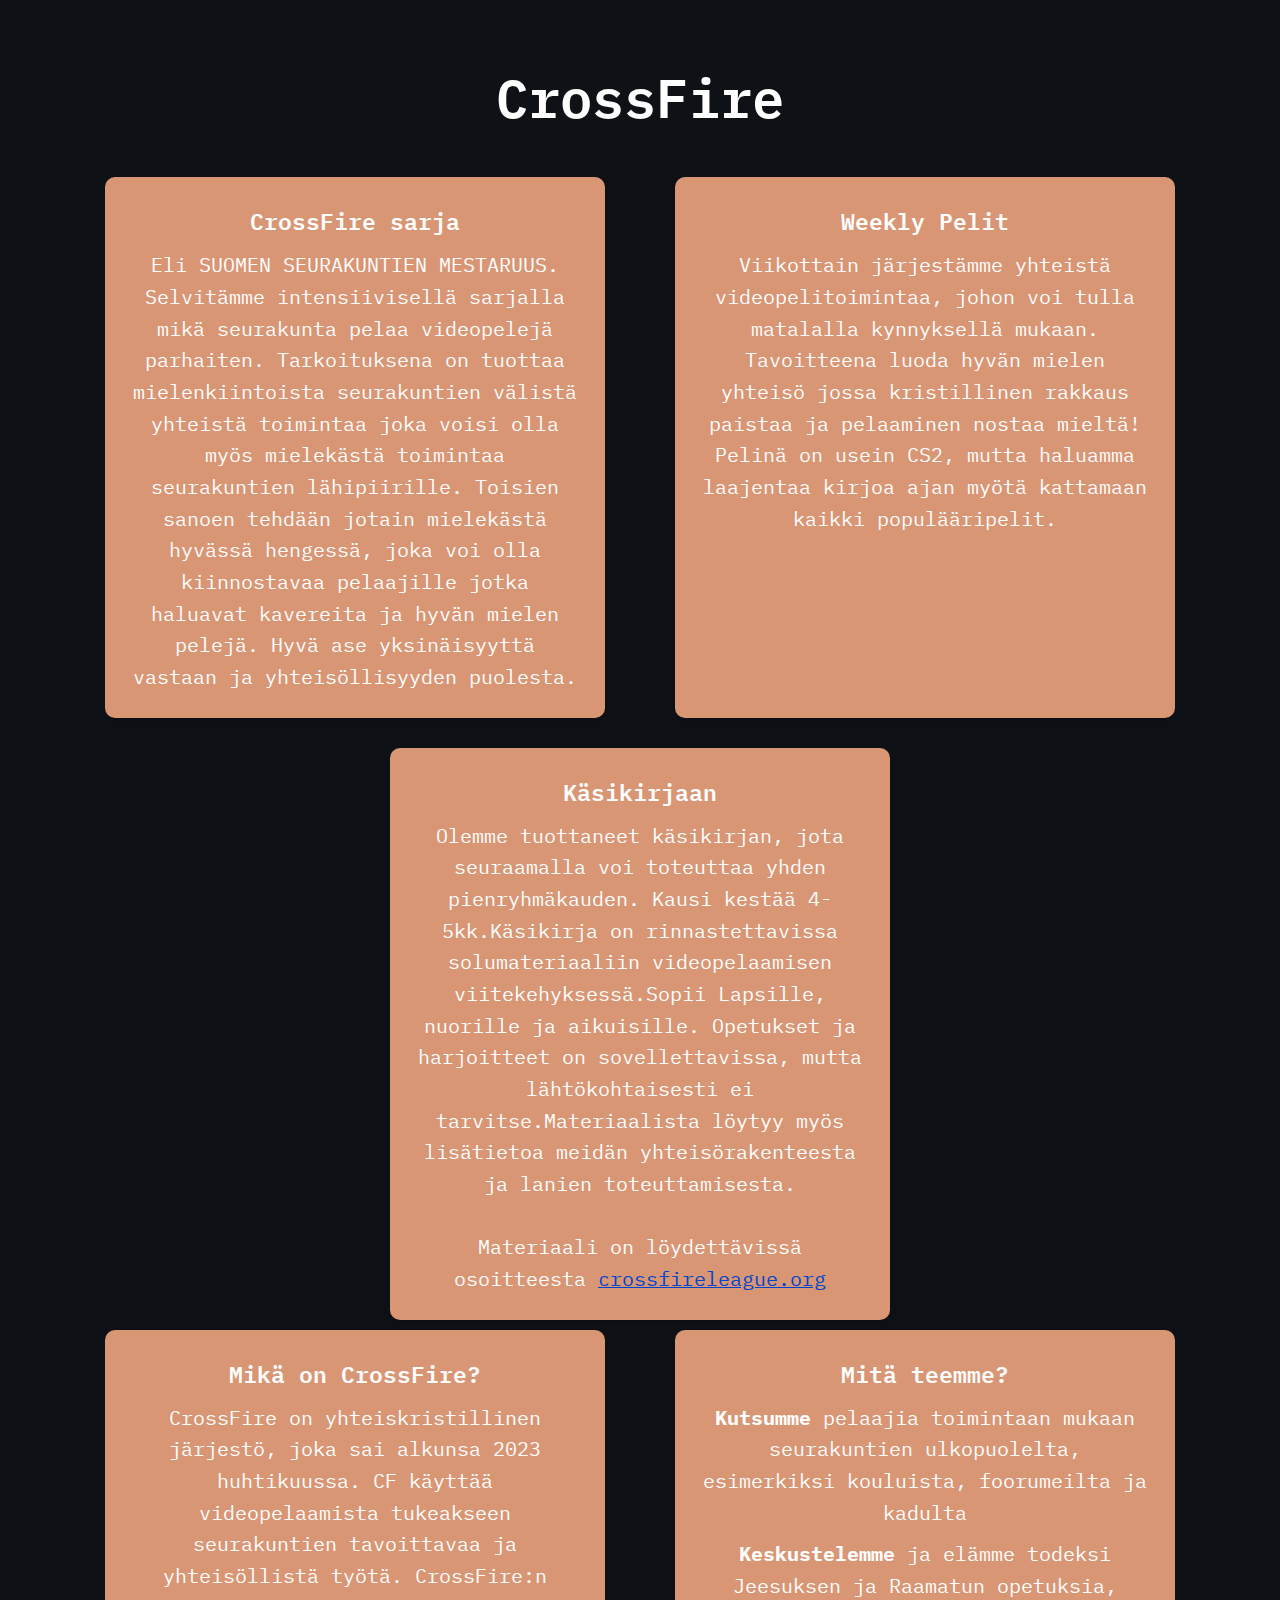
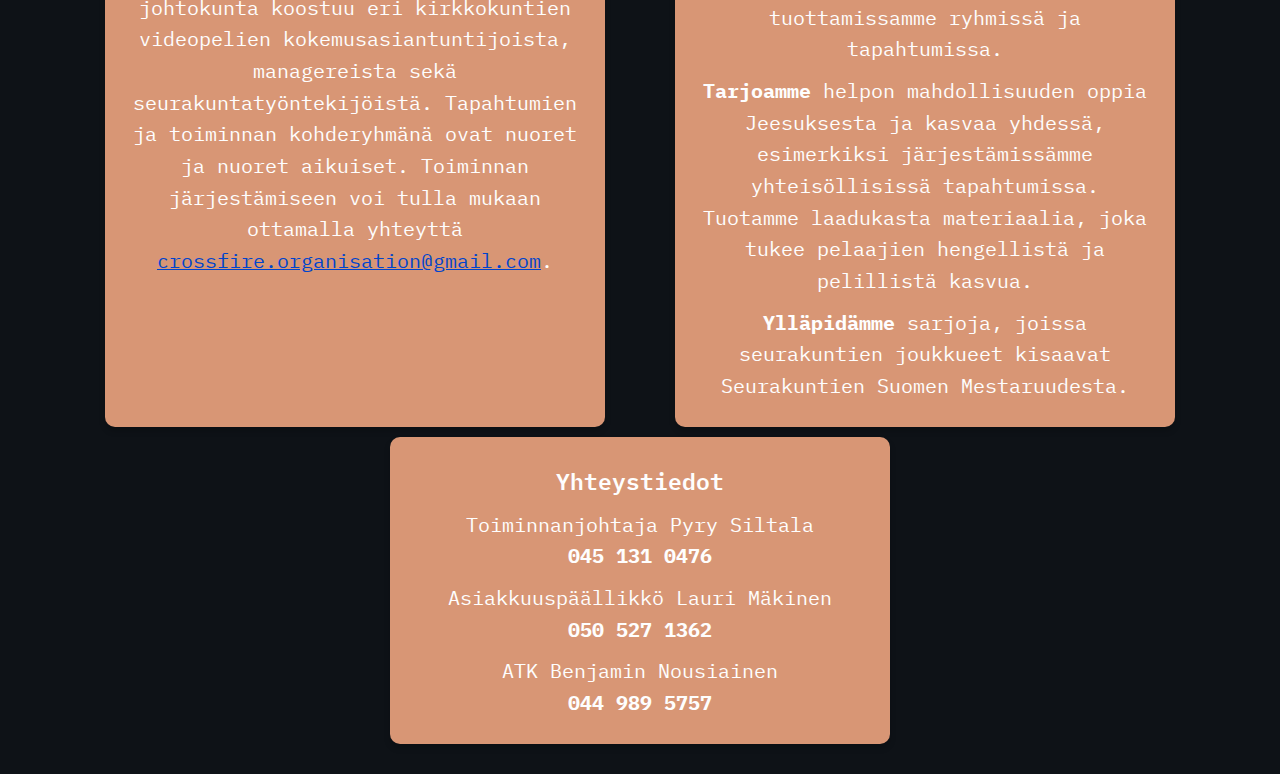
<file: docs/_coverpage.html>
<!DOCTYPE html>
<html lang="fi">
<head>
  <meta charset="UTF-8">
  <meta name="viewport" content="width=device-width, initial-scale=1.0">
  <link rel="stylesheet" href="styles.css">
  <link rel="preconnect" href="https://fonts.googleapis.com">
  <link rel="preconnect" href="https://fonts.gstatic.com" crossorigin>
  <link href="https://fonts.googleapis.com/css2?family=IBM+Plex+Mono:wght@400;600&display=swap" rel="stylesheet">
  <title>CrossFire</title>
</head>
<body>
<div class="background-div">
  <h1 class="top-title">CrossFire</h1>

  <div class="row">
    <div class="card">
      <b>CrossFire sarja</b>
      <p>Eli SUOMEN SEURAKUNTIEN MESTARUUS. Selvitämme intensiivisellä sarjalla mikä seurakunta pelaa videopelejä parhaiten. Tarkoituksena on tuottaa mielenkiintoista seurakuntien välistä yhteistä toimintaa joka voisi olla myös mielekästä toimintaa seurakuntien lähipiirille. Toisien sanoen tehdään jotain mielekästä hyvässä hengessä, joka voi olla kiinnostavaa pelaajille jotka haluavat kavereita ja hyvän mielen pelejä. Hyvä ase yksinäisyyttä vastaan ja yhteisöllisyyden puolesta.</p>
    </div>
    <div class="card">
      <b>Weekly Pelit</b>
      <p>Viikottain järjestämme yhteistä videopelitoimintaa, johon voi tulla matalalla kynnyksellä mukaan. Tavoitteena luoda hyvän mielen yhteisö jossa kristillinen rakkaus paistaa ja pelaaminen nostaa mieltä! Pelinä on usein CS2, mutta haluamma laajentaa kirjoa ajan myötä kattamaan kaikki populääripelit.</p>
    </div>
    <div class="card">
      <b>Käsikirjaan</b>
      <p>Olemme tuottaneet käsikirjan, jota seuraamalla voi toteuttaa yhden pienryhmäkauden.
        Kausi kestää 4-5kk.Käsikirja on rinnastettavissa solumateriaaliin videopelaamisen viitekehyksessä.Sopii Lapsille, nuorille ja aikuisille. Opetukset ja harjoitteet on sovellettavissa, mutta lähtökohtaisesti ei tarvitse.Materiaalista löytyy myös lisätietoa meidän yhteisörakenteesta ja lanien toteuttamisesta.
        <br>
        <br>
        Materiaali on löydettävissä osoitteesta <a href="https://crossfireleague.org">crossfireleague.org</a></p>
    </div>
  </div>

  <div class="row">
    <div class="card wide-card">
      <b>Mikä on CrossFire?</b>
      <p>CrossFire on yhteiskristillinen järjestö, joka sai alkunsa 2023 huhtikuussa. CF käyttää videopelaamista tukeakseen seurakuntien tavoittavaa ja yhteisöllistä työtä. CrossFire:n johtokunta koostuu eri kirkkokuntien videopelien kokemusasiantuntijoista, managereista sekä seurakuntatyöntekijöistä. Tapahtumien ja toiminnan kohderyhmänä ovat nuoret ja nuoret aikuiset. Toiminnan järjestämiseen voi tulla mukaan ottamalla yhteyttä <a href="crossfire.organisation@gmail.com">crossfire.organisation@gmail.com</a>.</p>
    </div>
    <div class="card wide-card">
      <b>Mitä teemme? </b>
      <p><Strong>Kutsumme</Strong> pelaajia toimintaan mukaan seurakuntien ulkopuolelta, esimerkiksi kouluista, foorumeilta ja kadulta</p>
      <p><Strong>Keskustelemme </Strong>ja elämme todeksi Jeesuksen ja Raamatun opetuksia, tuottamissamme ryhmissä ja tapahtumissa.</p>
      <p><Strong>Tarjoamme </Strong>helpon mahdollisuuden oppia Jeesuksesta ja kasvaa yhdessä, esimerkiksi järjestämissämme yhteisöllisissä tapahtumissa. Tuotamme laadukasta materiaalia, joka tukee pelaajien hengellistä ja pelillistä kasvua.</p>
      <p><Strong>Ylläpidämme </Strong>sarjoja, joissa seurakuntien joukkueet kisaavat Seurakuntien Suomen Mestaruudesta.</p>
    </div>
  </div>

  <div class="row">
    <div class="card wide-card">
      <b>Yhteystiedot</b>
      <p>Toiminnanjohtaja Pyry Siltala <br><Strong>045 131 0476</Strong></p>
      <p>Asiakkuuspäällikkö Lauri Mäkinen <br><Strong>050 527 1362</Strong></p>
      <p>ATK Benjamin Nousiainen <br><Strong>044 989 5757</Strong></p>
    </div>
  </div>
</div>
</body>
</html>
</file>
<file: docs/styles.css>
/* Fonts */
body {
  margin: 0;
  padding: 0;
  font-family: 'IBM Plex Mono', monospace;
  font-size: 18px;
  background-color: #0e1217;
  color: #fefefe;
  overflow-x: hidden;
}

.background-div {
  padding: 20px;
  text-align: center;
}

.top-title {
  font-size: 3em;
  font-weight: 600;
  margin-bottom: 40px;
  color: #fefefe;
}

/* Cards */
.row {
  display: flex;
  justify-content: center;
  gap: 20px;
  margin-bottom: 30px;
  flex-wrap: wrap;
  padding: 0 10px;
  box-sizing: border-box;
}

.card {
  background-color: #d89675;
  padding: 20px;
  border-radius: 10px;
  box-shadow: 0 4px 6px rgba(0, 0, 0, 0.2);
  width: 100%; /* Täyttää kokonaan vanhemmat elementit */
  margin: 0 auto 10px auto;
  box-sizing: border-box;
  /* Sallii laatikon venymisen */
  min-width: 500px; /* Vähimmäispituus */
  max-width: 100%;
  overflow-wrap: break-word; /* Tukee tekstin automaattista rivinvaihtoa */
}

.card a {
  color: #0044cc;
  text-decoration: underline;
  /* Tukee linkkien automaattista rivinvaihtoa */
  word-wrap: break-word;
  overflow-wrap: break-word;
}



.wide-card {
  flex: 1;
  max-width: 500px;
  width: 100%;
  padding: 0px;
}

.card b {
  font-weight: 600;
  font-size: 1.3em;
}

.card p {
  margin: 10px 0 0;
  font-size: 1.1em;
  line-height: 1.6;
}

/* Responsiiviset mukautukset */

/* Hyvin pienet näytöt (alle 480px) */
@media (max-width: 480px) {
  .row {
    flex-direction: column; /* Kortit päällekkäin */
    gap: 10px;
    padding: 0 5px; /* Pienennetään sivureunojen tyhjää tilaa */
  }
  .card {
    padding: 15px; /* Vähemmän sisäreunuksia */
    max-width: 100%; /* Varmistaa, ettei laatikko työnny */
  }
}

/* Pienet näytöt (481px–768px) */
@media (min-width: 481px) and (max-width: 768px) {
  .row {
    padding: 0 10px;
    gap: 15px;
  }
  .card {
    max-width: 90%; /* Laatikot täyttävät enemmän tilaa */
  }
}

/* Keskikokoiset näytöt (769px–1024px) */
@media (min-width: 769px) and (max-width: 1024px) {
  .row {
    padding: 0 20px;
    gap: 20px;
  }
  .card {
    max-width: 400px; /* Kortit saavat lisää leveyttä */
  }
}

/* Suuret näytöt (yli 1024px) */
@media (min-width: 1025px) {
  .row {
    max-width: 1200px; /* Rajoitetaan rivin kokonaisleveys */
    margin: 0 auto; /* Rivin keskitys */
    padding: 0 40px; /* Mukava reuna suurilla näytöillä */
  }
  .card {
    max-width: 350px; /* Suurempi laatikon koko */
    padding: 25px; /* Mukavampi sisäreunus */
  }
}
</file>
